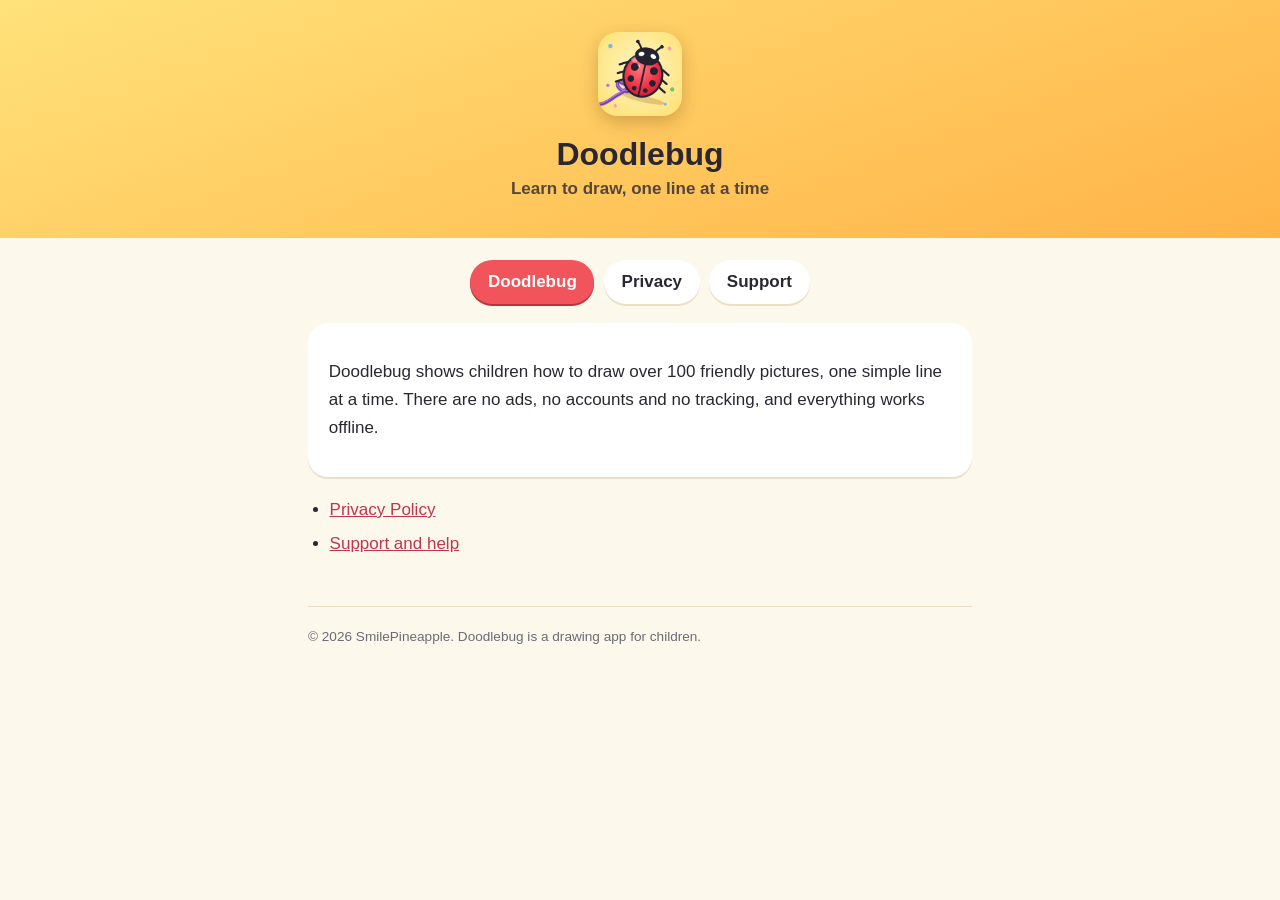
<file: index.html>
<!doctype html>
<html lang="en-GB"><head><meta charset="utf-8"><meta name="viewport" content="width=device-width, initial-scale=1">
<title>Doodlebug · Doodlebug</title><link rel="icon" href="icon.png"><link rel="stylesheet" href="style.css"></head>
<body><header><img class="logo" src="icon.png" alt="Doodlebug app icon"><h1>Doodlebug</h1><p>Learn to draw, one line at a time</p></header>
<div class="wrap"><nav><a href="./" class="on">Doodlebug</a><a href="privacy.html">Privacy</a><a href="support.html">Support</a></nav>

<div class="card"><p>Doodlebug shows children how to draw over 100 friendly pictures, one simple line at a time. There are no ads, no accounts and no tracking, and everything works offline.</p></div>
<ul><li><a href="privacy.html">Privacy Policy</a></li><li><a href="support.html">Support and help</a></li></ul>
<p class="foot">© 2026 SmilePineapple. Doodlebug is a drawing app for children.</p></div></body></html>
</file>
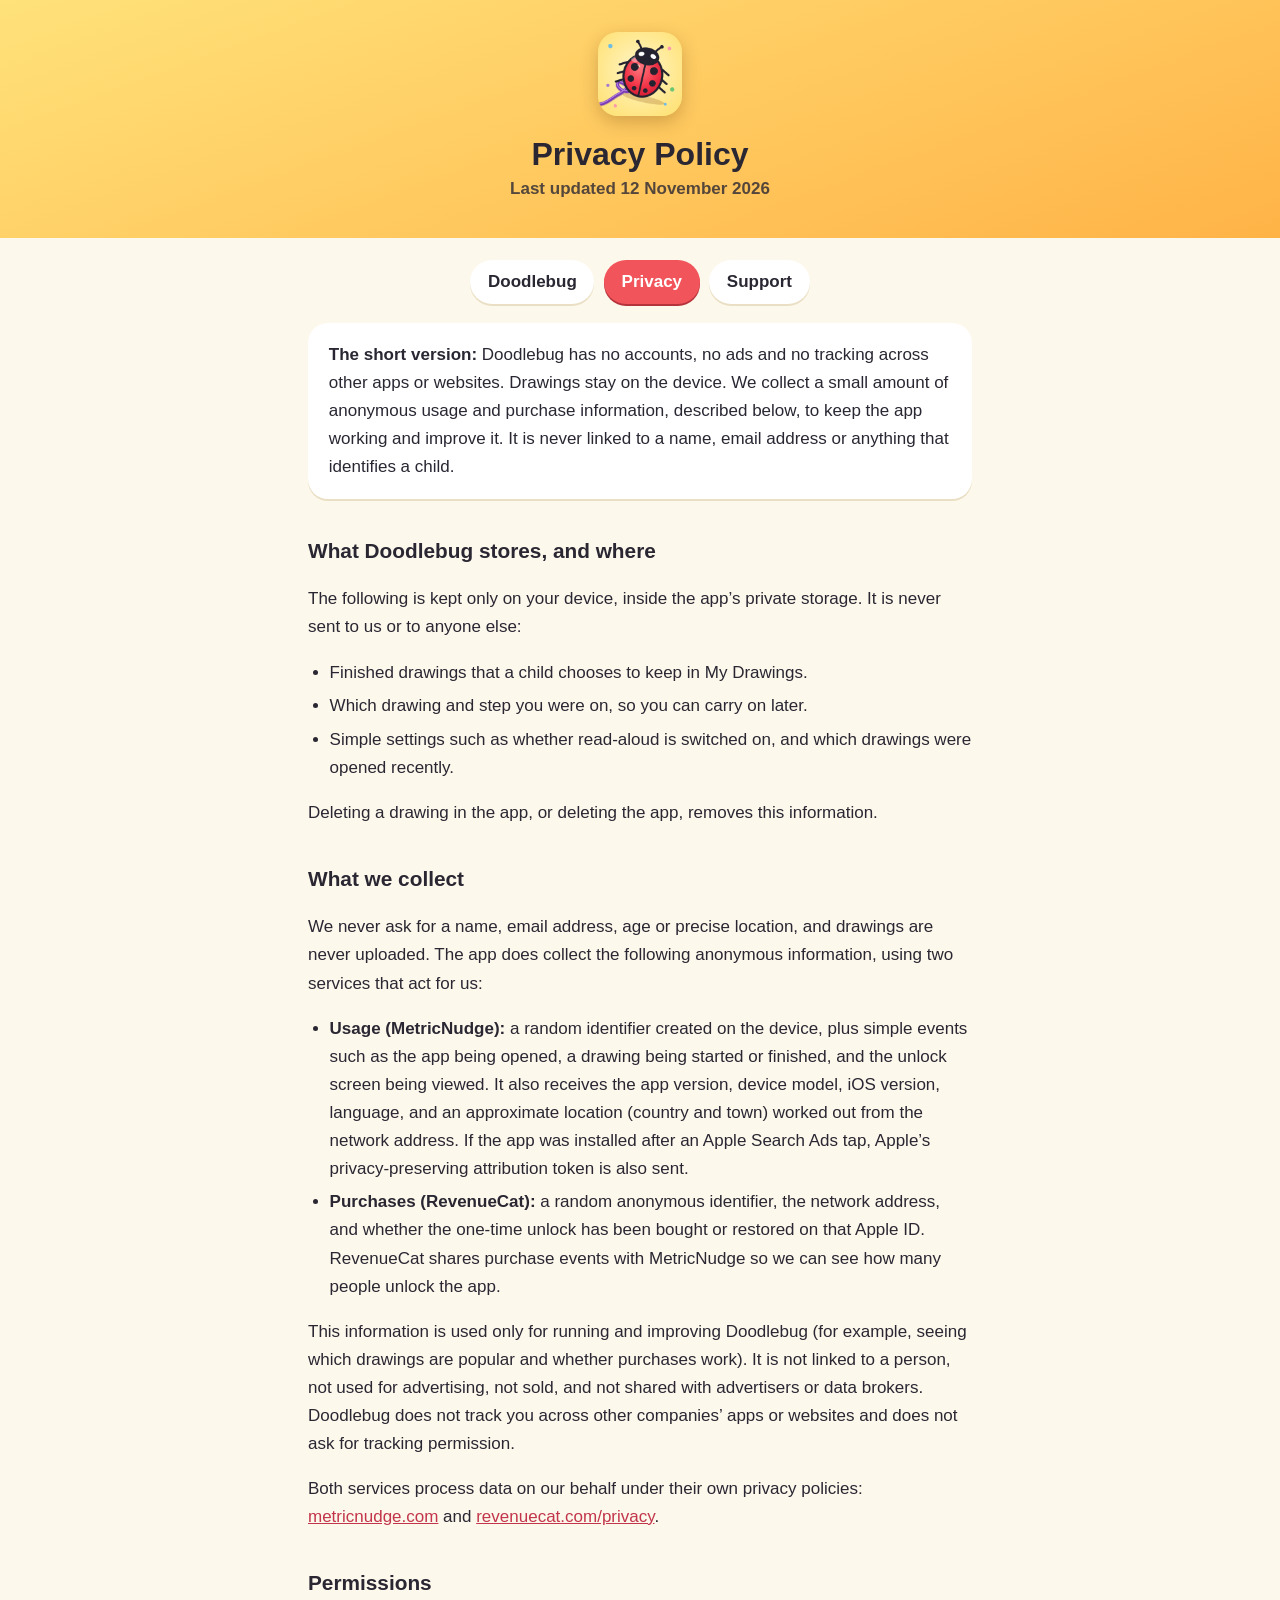
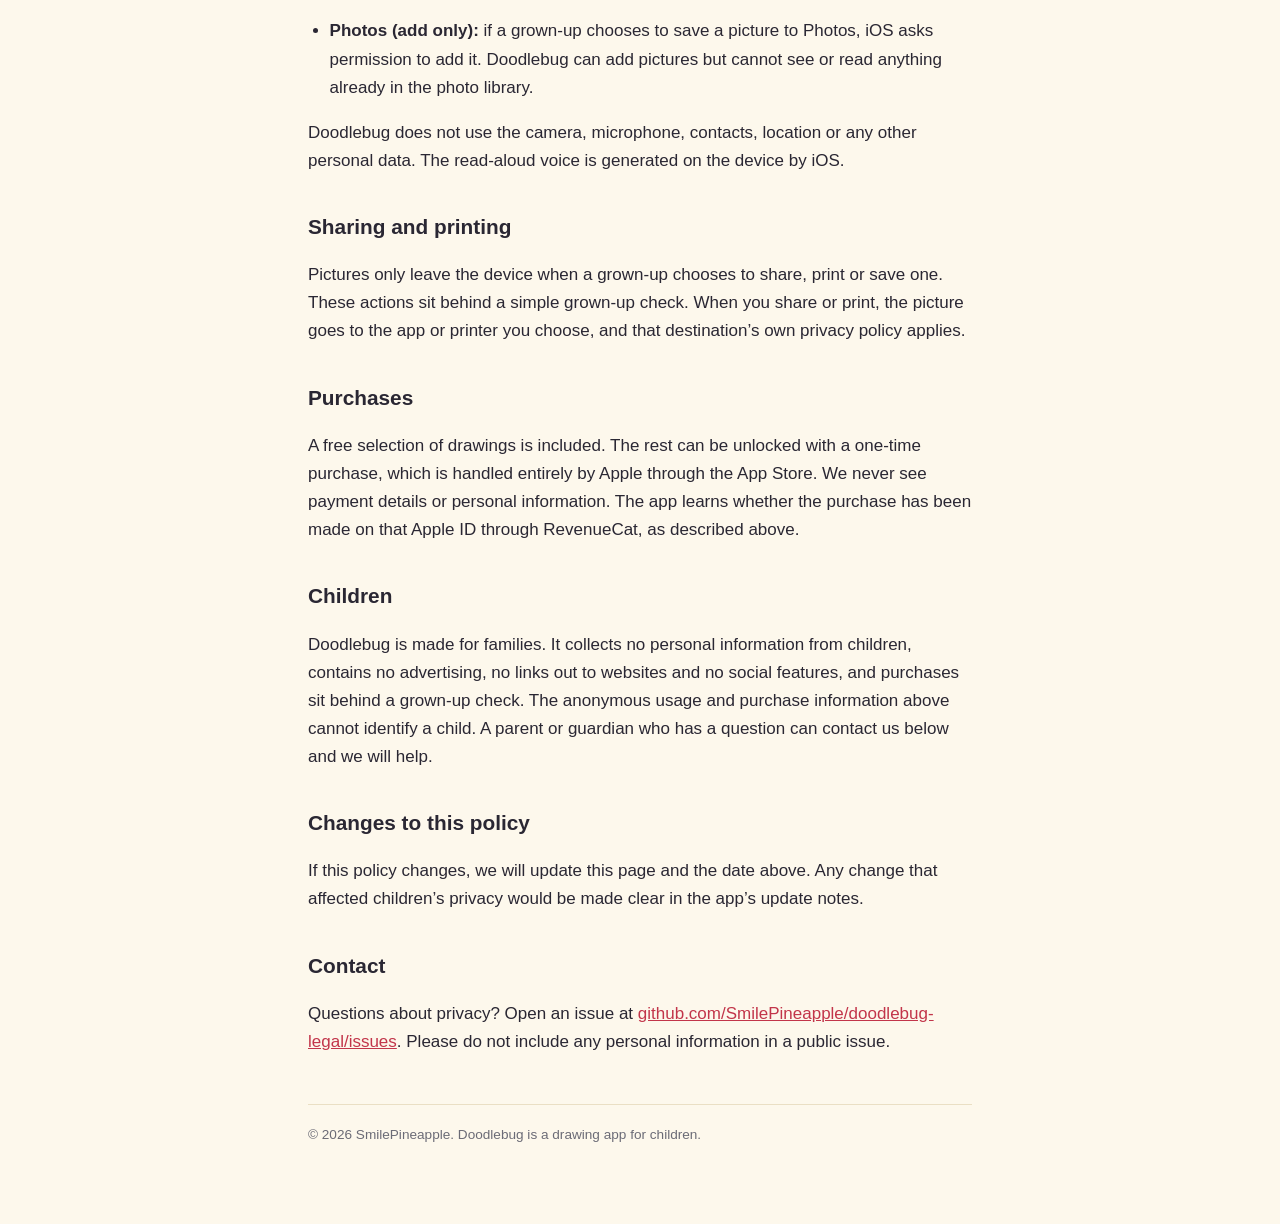
<file: privacy.html>
<!doctype html>
<html lang="en-GB"><head><meta charset="utf-8"><meta name="viewport" content="width=device-width, initial-scale=1">
<title>Privacy Policy · Doodlebug</title><link rel="icon" href="icon.png"><link rel="stylesheet" href="style.css"></head>
<body><header><img class="logo" src="icon.png" alt="Doodlebug app icon"><h1>Privacy Policy</h1><p>Last updated 12 November 2026</p></header>
<div class="wrap"><nav><a href="./">Doodlebug</a><a href="privacy.html" class="on">Privacy</a><a href="support.html">Support</a></nav>

<div class="card"><strong>The short version:</strong> Doodlebug has no accounts, no ads and no tracking across other apps or websites. Drawings stay on the device. We collect a small amount of anonymous usage and purchase information, described below, to keep the app working and improve it. It is never linked to a name, email address or anything that identifies a child.</div>
<h2>What Doodlebug stores, and where</h2>
<p>The following is kept only on your device, inside the app&#8217;s private storage. It is never sent to us or to anyone else:</p>
<ul><li>Finished drawings that a child chooses to keep in My Drawings.</li><li>Which drawing and step you were on, so you can carry on later.</li><li>Simple settings such as whether read-aloud is switched on, and which drawings were opened recently.</li></ul>
<p>Deleting a drawing in the app, or deleting the app, removes this information.</p>
<h2>What we collect</h2>
<p>We never ask for a name, email address, age or precise location, and drawings are never uploaded. The app does collect the following anonymous information, using two services that act for us:</p>
<ul>
<li><strong>Usage (MetricNudge):</strong> a random identifier created on the device, plus simple events such as the app being opened, a drawing being started or finished, and the unlock screen being viewed. It also receives the app version, device model, iOS version, language, and an approximate location (country and town) worked out from the network address. If the app was installed after an Apple Search Ads tap, Apple&#8217;s privacy-preserving attribution token is also sent.</li>
<li><strong>Purchases (RevenueCat):</strong> a random anonymous identifier, the network address, and whether the one-time unlock has been bought or restored on that Apple ID. RevenueCat shares purchase events with MetricNudge so we can see how many people unlock the app.</li>
</ul>
<p>This information is used only for running and improving Doodlebug (for example, seeing which drawings are popular and whether purchases work). It is not linked to a person, not used for advertising, not sold, and not shared with advertisers or data brokers. Doodlebug does not track you across other companies&#8217; apps or websites and does not ask for tracking permission.</p>
<p>Both services process data on our behalf under their own privacy policies: <a href="https://metricnudge.com">metricnudge.com</a> and <a href="https://www.revenuecat.com/privacy">revenuecat.com/privacy</a>.</p>
<h2>Permissions</h2>
<ul><li><strong>Photos (add only):</strong> if a grown-up chooses to save a picture to Photos, iOS asks permission to add it. Doodlebug can add pictures but cannot see or read anything already in the photo library.</li></ul>
<p>Doodlebug does not use the camera, microphone, contacts, location or any other personal data. The read-aloud voice is generated on the device by iOS.</p>
<h2>Sharing and printing</h2>
<p>Pictures only leave the device when a grown-up chooses to share, print or save one. These actions sit behind a simple grown-up check. When you share or print, the picture goes to the app or printer you choose, and that destination&#8217;s own privacy policy applies.</p>
<h2>Purchases</h2>
<p>A free selection of drawings is included. The rest can be unlocked with a one-time purchase, which is handled entirely by Apple through the App Store. We never see payment details or personal information. The app learns whether the purchase has been made on that Apple ID through RevenueCat, as described above.</p>
<h2>Children</h2>
<p>Doodlebug is made for families. It collects no personal information from children, contains no advertising, no links out to websites and no social features, and purchases sit behind a grown-up check. The anonymous usage and purchase information above cannot identify a child. A parent or guardian who has a question can contact us below and we will help.</p>
<h2>Changes to this policy</h2>
<p>If this policy changes, we will update this page and the date above. Any change that affected children&#8217;s privacy would be made clear in the app&#8217;s update notes.</p>
<h2>Contact</h2>
<p>Questions about privacy? Open an issue at <a href="https://github.com/SmilePineapple/doodlebug-legal/issues">github.com/SmilePineapple/doodlebug-legal/issues</a>. Please do not include any personal information in a public issue.</p>
<p class="foot">© 2026 SmilePineapple. Doodlebug is a drawing app for children.</p></div></body></html>
</file>
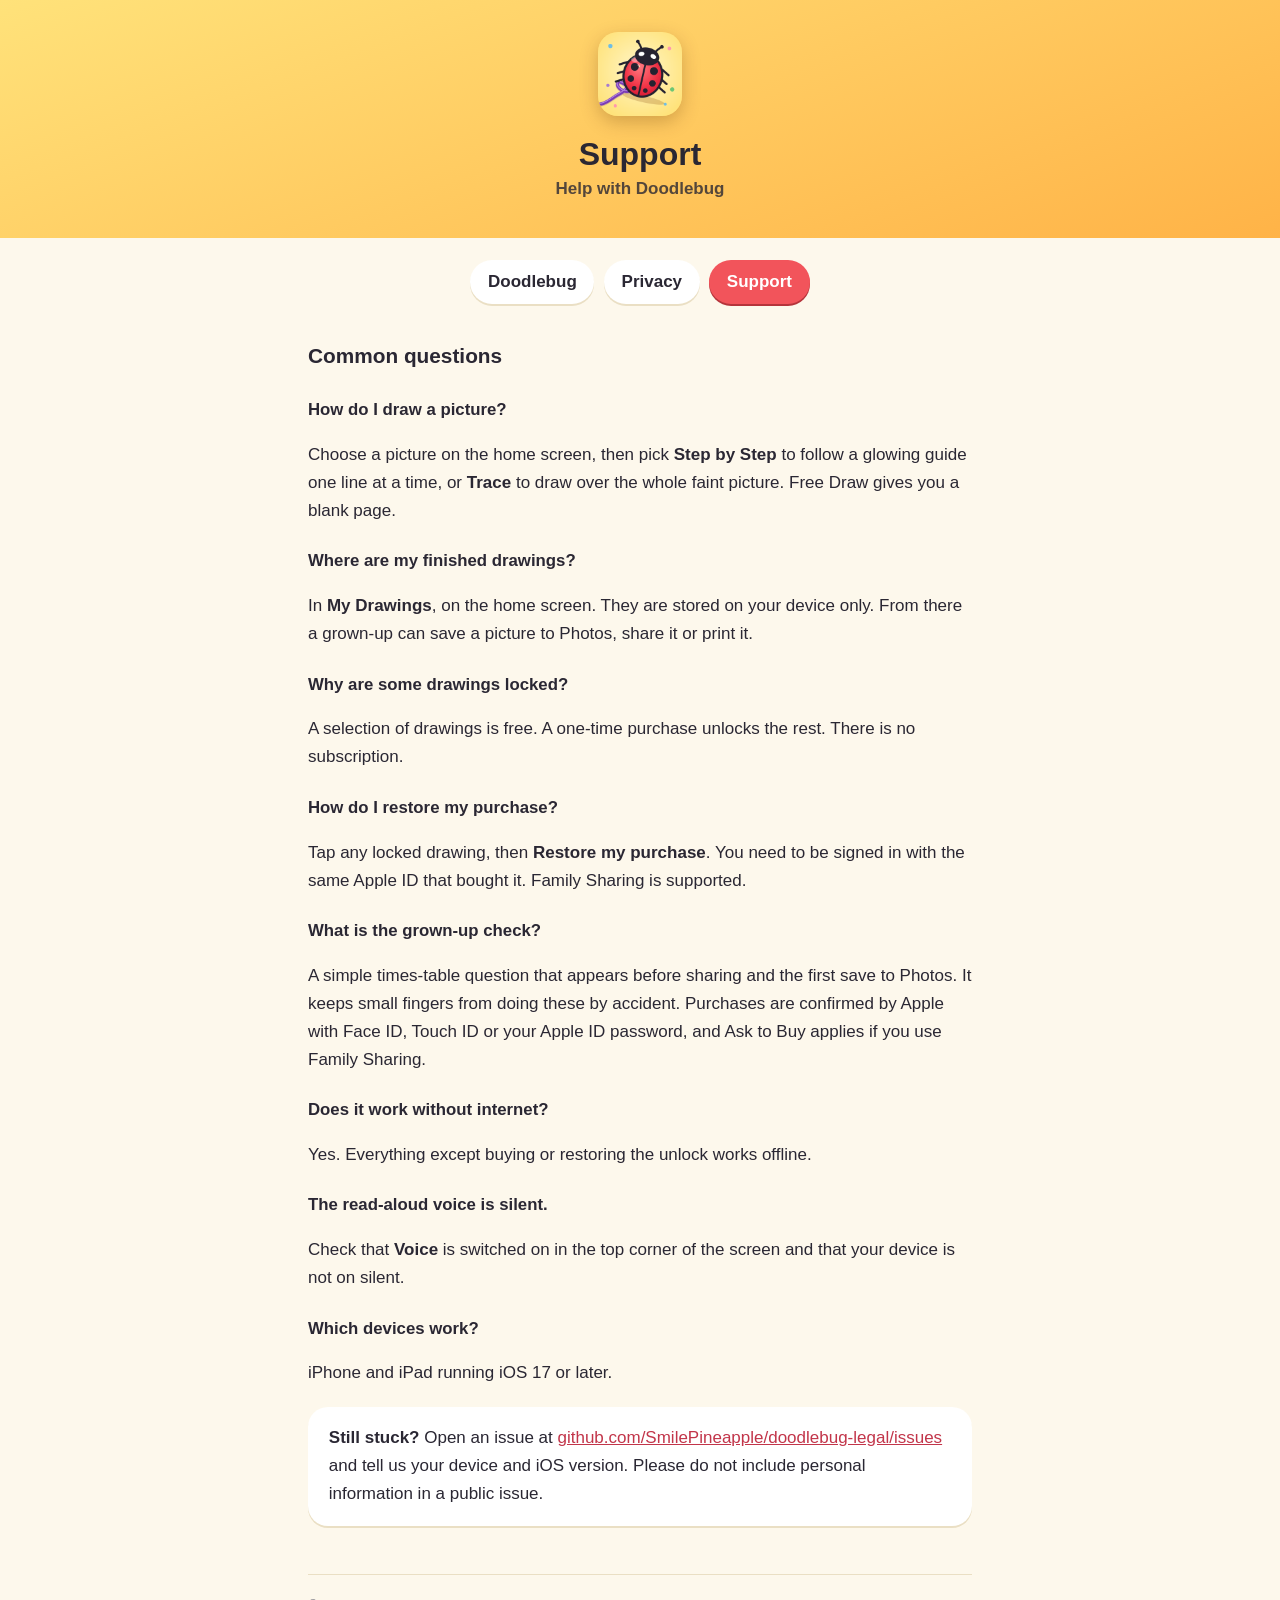
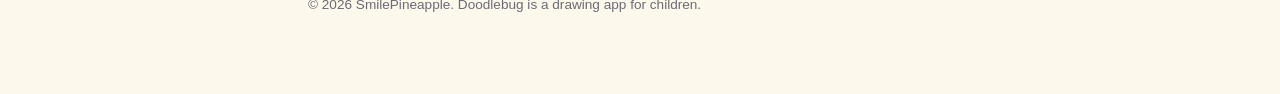
<file: support.html>
<!doctype html>
<html lang="en-GB"><head><meta charset="utf-8"><meta name="viewport" content="width=device-width, initial-scale=1">
<title>Support · Doodlebug</title><link rel="icon" href="icon.png"><link rel="stylesheet" href="style.css"></head>
<body><header><img class="logo" src="icon.png" alt="Doodlebug app icon"><h1>Support</h1><p>Help with Doodlebug</p></header>
<div class="wrap"><nav><a href="./">Doodlebug</a><a href="privacy.html">Privacy</a><a href="support.html" class="on">Support</a></nav>

<h2>Common questions</h2>
<h3>How do I draw a picture?</h3><p>Choose a picture on the home screen, then pick <strong>Step by Step</strong> to follow a glowing guide one line at a time, or <strong>Trace</strong> to draw over the whole faint picture. Free Draw gives you a blank page.</p>
<h3>Where are my finished drawings?</h3><p>In <strong>My Drawings</strong>, on the home screen. They are stored on your device only. From there a grown-up can save a picture to Photos, share it or print it.</p>
<h3>Why are some drawings locked?</h3><p>A selection of drawings is free. A one-time purchase unlocks the rest. There is no subscription.</p>
<h3>How do I restore my purchase?</h3><p>Tap any locked drawing, then <strong>Restore my purchase</strong>. You need to be signed in with the same Apple ID that bought it. Family Sharing is supported.</p>
<h3>What is the grown-up check?</h3><p>A simple times-table question that appears before sharing and the first save to Photos. It keeps small fingers from doing these by accident. Purchases are confirmed by Apple with Face ID, Touch ID or your Apple ID password, and Ask to Buy applies if you use Family Sharing.</p>
<h3>Does it work without internet?</h3><p>Yes. Everything except buying or restoring the unlock works offline.</p>
<h3>The read-aloud voice is silent.</h3><p>Check that <strong>Voice</strong> is switched on in the top corner of the screen and that your device is not on silent.</p>
<h3>Which devices work?</h3><p>iPhone and iPad running iOS 17 or later.</p>
<div class="card"><strong>Still stuck?</strong> Open an issue at <a href="https://github.com/SmilePineapple/doodlebug-legal/issues">github.com/SmilePineapple/doodlebug-legal/issues</a> and tell us your device and iOS version. Please do not include personal information in a public issue.</div>
<p class="foot">© 2026 SmilePineapple. Doodlebug is a drawing app for children.</p></div></body></html>
</file>
<file: style.css>
:root{color-scheme:light dark}*{box-sizing:border-box}
body{margin:0;padding:0 0 4rem;font:17px/1.65 ui-rounded,"SF Pro Rounded",-apple-system,BlinkMacSystemFont,"Segoe UI",Roboto,sans-serif;color:#2a2733;background:#fdf8ec;-webkit-text-size-adjust:100%}
header{background:linear-gradient(160deg,#ffe27a,#ffb347);padding:2rem 1.25rem 2.2rem;text-align:center}
header .logo{width:84px;height:84px;border-radius:20px;box-shadow:0 6px 18px rgba(80,40,0,.25)}
header h1{margin:.7rem 0 .1rem;font-size:2rem;line-height:1.15}header p{margin:0;font-weight:600;opacity:.8}
.wrap{max-width:44rem;margin:0 auto;padding:0 1.25rem}
nav{display:flex;gap:.6rem;justify-content:center;flex-wrap:wrap;margin:1.4rem 0 .4rem}
nav a{background:#fff;color:#2a2733;text-decoration:none;font-weight:700;padding:.5rem 1.1rem;border-radius:99px;box-shadow:0 2px 0 #eadfc4}
nav a.on{background:#f2545b;color:#fff;box-shadow:0 2px 0 #b5343b}
h2{font-size:1.3rem;margin:2.2rem 0 .5rem}h3{font-size:1.05rem;margin:1.4rem 0 .3rem}
a{color:#c2354a}ul{padding-left:1.35rem}li{margin:.35rem 0}
.card{background:#fff;border-radius:20px;padding:1.1rem 1.3rem;margin:1.2rem 0;box-shadow:0 2px 0 #eadfc4}
.foot{margin-top:3rem;padding-top:1.2rem;border-top:1px solid #eadfc4;font-size:.85rem;color:#6b6b76}
@media(prefers-color-scheme:dark){body{color:#ecebf2;background:#17151d}nav a{background:#26232f;color:#ecebf2;box-shadow:0 2px 0 #0e0c12}nav a.on{background:#f2545b;color:#fff}.card{background:#221f2a;box-shadow:none}a{color:#ff8fa0}.foot{border-color:#2f2b39;color:#9a97a8}}
</file>
